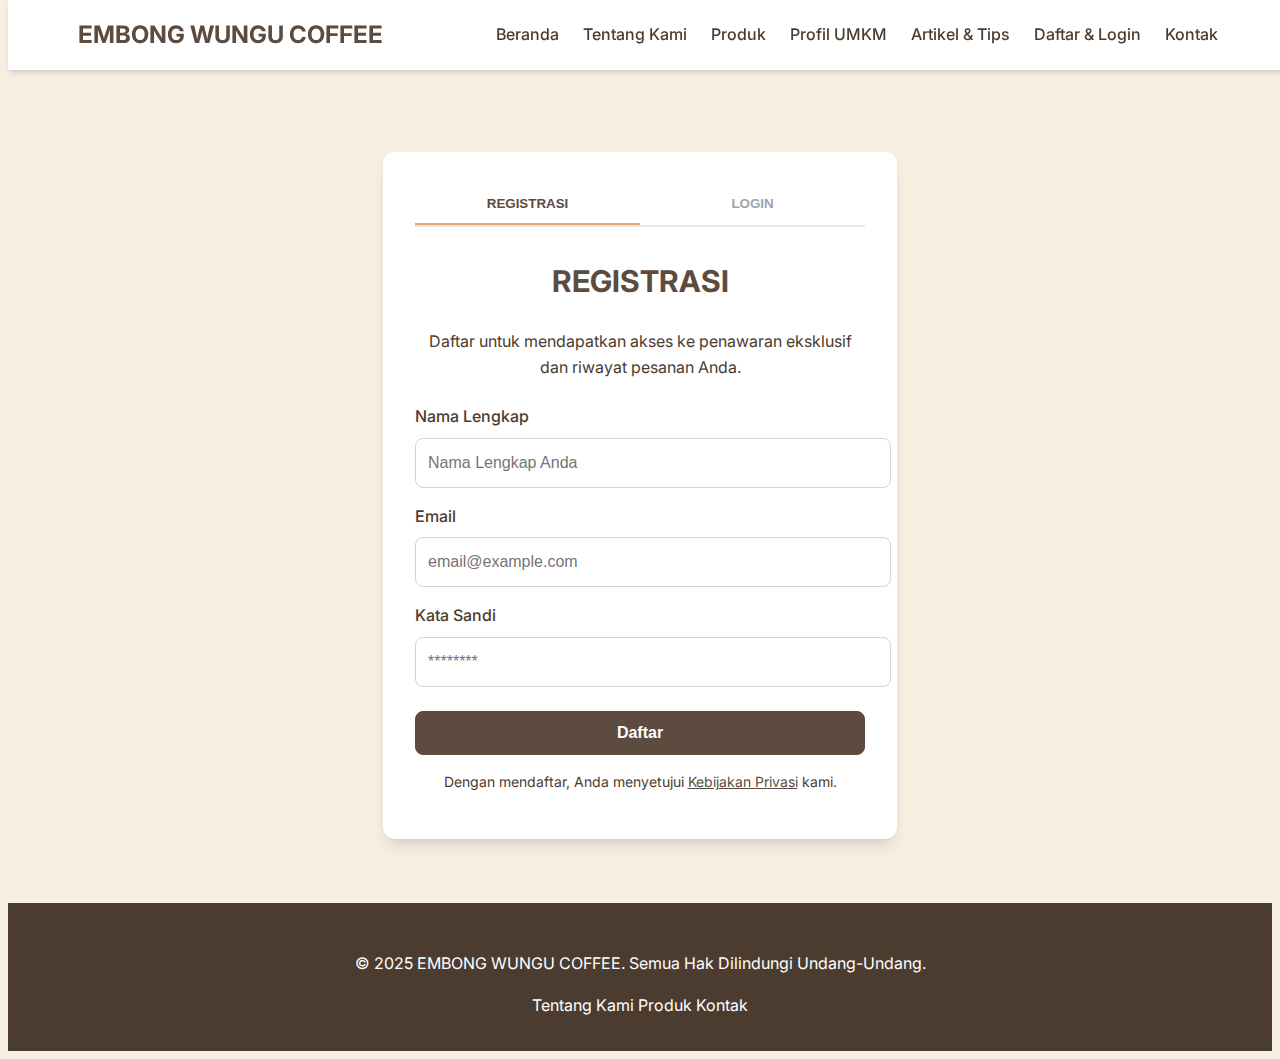
<file: daftar-login.html>
<!DOCTYPE html>
<html lang="id">
<head>
    <meta charset="UTF-8">
    <meta name="viewport" content="width=device-width, initial-scale=1.0">
    <title>Daftar & Login - EMBONG WUNGU COFFEE</title>
    <!-- Font Inter dari Google Fonts -->
    <link href="https://fonts.googleapis.com/css2?family=Inter:wght@300;400;500;600;700&display=swap" rel="stylesheet">
    <!-- Font Awesome untuk ikon -->
    <link rel="stylesheet" href="https://cdnjs.cloudflare.com/ajax/libs/font-awesome/6.0.0-beta3/css/all.min.css">
    <!-- Menautkan file CSS lokal -->
    <link rel="stylesheet" href="daftar-login.css">
    <style>
        /* CSS Tambahan untuk body, untuk memastikan semua elemen terisi dengan benar */
        body {
            padding-top: 5rem;
        }
    </style>
</head>
<body class="bg-orange-soft text-dark">

    <!-- Navbar -->
    <header class="navbar">
        <div class="container">
            <a class="navbar-brand" href="index.html">EMBONG WUNGU COFFEE</a>
            <button class="menu-button" id="menuButton">
                <i class="fas fa-bars"></i>
            </button>
            <nav class="nav-menu" id="navMenu">
                <a href="index.html">Beranda</a>
                <a href="tentang-kami.html">Tentang Kami</a>
                <a href="produk.html">Produk</a>
                <a href="profil-umkm.html">Profil UMKM</a>
                <a href="artikel-tips.html">Artikel & Tips</a>
                <a href="daftar-login.html">Daftar & Login</a>
                <a href="kontak.html">Kontak</a>
            </nav>
        </div>
    </header>

    <main>
        <!-- Bagian Daftar & Login -->
        <section id="daftar-login" class="section-padding">
            <div class="card shadow-lg rounded-xl p-8">
                <!-- Nav tabs -->
                <div class="tab-nav" id="authTabs">
                    <button class="tab-nav-button active" data-tab="registrasi">REGISTRASI</button>
                    <button class="tab-nav-button" data-tab="login">LOGIN</button>
                </div>

                <!-- Tab content -->
                <div class="tab-content">
                    <!-- Registrasi Pane -->
                    <div class="tab-pane active" id="registrasi">
                        <h3 class="display-5 font-bold text-brown mb-4 text-center">REGISTRASI</h3>
                        <p class="text-secondary mb-4 text-center">Daftar untuk mendapatkan akses ke penawaran eksklusif dan riwayat pesanan Anda.</p>
                        <form>
                            <div class="mb-3">
                                <label for="reg-name" class="form-label">Nama Lengkap</label>
                                <input type="text" id="reg-name" name="reg-name" class="form-control" placeholder="Nama Lengkap Anda">
                            </div>
                            <div class="mb-3">
                                <label for="reg-email" class="form-label">Email</label>
                                <input type="email" id="reg-email" name="reg-email" class="form-control" placeholder="email@example.com">
                            </div>
                            <div class="mb-4">
                                <label for="reg-password" class="form-label">Kata Sandi</label>
                                <input type="password" id="reg-password" name="reg-password" class="form-control" placeholder="********">
                            </div>
                            <div class="d-grid">
                                <button type="submit" class="btn btn-warning">Daftar</button>
                            </div>
                            <p class="text-center text-secondary small-text mt-3">Dengan mendaftar, Anda menyetujui <a href="#" class="text-brown text-decoration-none hover-underline">Kebijakan Privasi</a> kami.</p>
                        </form>
                    </div>

                    <!-- Login Pane -->
                    <div class="tab-pane" id="login">
                        <h3 class="display-5 font-bold text-brown mb-4 text-center">LOGIN</h3>
                        <p class="text-secondary mb-4 text-center">Masuk ke akun Anda untuk pengalaman yang lebih personal.</p>
                        <form>
                            <div class="mb-3">
                                <label for="login-email" class="form-label">Email</label>
                                <input type="email" id="login-email" name="login-email" class="form-control" placeholder="email@example.com">
                            </div>
                            <div class="mb-4">
                                <label for="login-password" class="form-label">Kata Sandi</label>
                                <input type="password" id="login-password" name="login-password" class="form-control" placeholder="********">
                            </div>
                            <div class="d-grid mb-3">
                                <button type="submit" class="btn btn-warning">LOGIN</button>
                            </div>
                            <a href="#" class="d-block text-center font-bold text-brown text-decoration-none small-text">Lupa Kata Sandi?</a>
                        </form>
                    </div>
                </div>
            </div>
        </section>
    </main>

    <!-- Footer -->
    <footer class="footer">
        <div class="container">
            <p>&copy; 2025 EMBONG WUNGU COFFEE. Semua Hak Dilindungi Undang-Undang.</p>
            <div class="d-flex justify-content-center gap-3 mt-3">
                <a href="tentang-kami.html">Tentang Kami</a>
                <a href="produk.html">Produk</a>
                <a href="kontak.html">Kontak</a>
            </div>
        </div>
    </footer>

    <!-- Menautkan file JavaScript lokal -->
    <script src="daftar-login.js"></script>
</body>
</html>
</file>
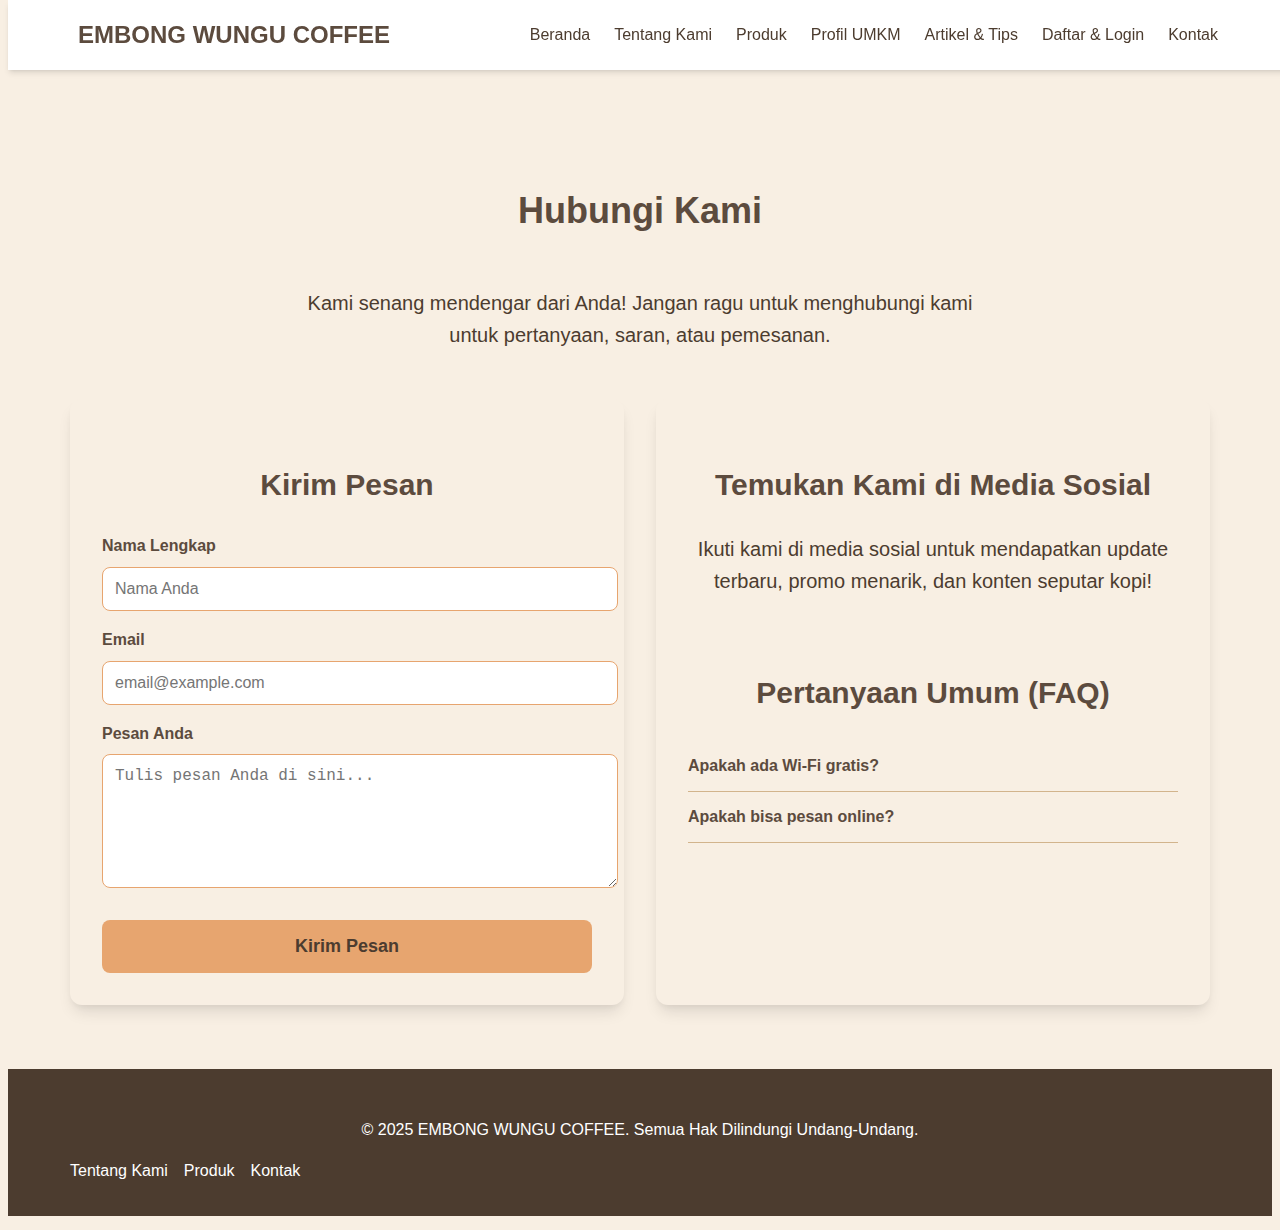
<file: kontak.html>
<!DOCTYPE html>
<html lang="id">
<head>
    <meta charset="UTF-8">
    <meta name="viewport" content="width=device-width, initial-scale=1.0">
    <title>Kontak - EMBONG WUNGU COFFEE</title>
    <link rel="stylesheet" href="kontak.css">
</head>
<body class="bg-orange-soft text-dark">

    <!-- Navbar -->
    <header class="navbar">
        <div class="container">
            <a class="navbar-brand" href="index.html">EMBONG WUNGU COFFEE</a>
            <button class="menu-button" id="menuButton">
                <i class="fas fa-bars"></i>
            </button>
            <nav class="nav-menu" id="navMenu">
                <a href="index.html">Beranda</a>
                <a href="tentang-kami.html">Tentang Kami</a>
                <a href="produk.html">Produk</a>
                <a href="profil-umkm.html">Profil UMKM</a>
                <a href="artikel-tips.html">Artikel & Tips</a>
                <a href="daftar-login.html">Daftar & Login</a>
                <a href="kontak.html">Kontak</a>
            </nav>
        </div>
    </header>

    <main>
        <!-- Bagian Kontak -->
        <section id="kontak" class="bg-white section-padding">
            <div class="container text-center">
                <h2 class="display-4 font-bold text-brown mb-5">Hubungi Kami</h2>
                <p class="lead text-secondary mb-5 mx-auto" style="max-width: 700px;">Kami senang mendengar dari Anda! Jangan ragu untuk menghubungi kami untuk pertanyaan, saran, atau pemesanan.</p>

                <!-- Sub-bagian Formulir & Media Sosial -->
                <div id="formulir-media-sosial" class="d-flex flex-col md:flex-row gap-8">
                    <!-- Formulir Kontak -->
                    <div class="card p-8 bg-orange-soft w-full col-md-6">
                        <h3 class="display-5 font-bold text-brown mb-4">Kirim Pesan</h3>
                        <form>
                            <div class="mb-3">
                                <label for="contact-name" class="form-label">Nama Lengkap</label>
                                <input type="text" id="contact-name" name="contact-name" class="form-control" placeholder="Nama Anda">
                            </div>
                            <div class="mb-3">
                                <label for="contact-email" class="form-label">Email</label>
                                <input type="email" id="contact-email" name="contact-email" class="form-control" placeholder="email@example.com">
                            </div>
                            <div class="mb-4">
                                <label for="contact-message" class="form-label">Pesan Anda</label>
                                <textarea id="contact-message" name="contact-message" rows="6" class="form-control" placeholder="Tulis pesan Anda di sini..."></textarea>
                            </div>
                            <div class="d-grid">
                                <button type="submit" class="btn btn-warning">Kirim Pesan</button>
                            </div>
                        </form>
                    </div>

                    <!-- Media Sosial & Kontak Cepat -->
                    <div class="card p-8 bg-orange-soft w-full col-md-6">
                        <h3 class="display-5 font-bold text-brown mb-4">Temukan Kami di Media Sosial</h3>
                        <p class="lead text-secondary mb-4">Ikuti kami di media sosial untuk mendapatkan update terbaru, promo menarik, dan konten seputar kopi!</p>
                        <div class="d-flex justify-content-center justify-content-md-start gap-4 mb-5">
                            <a href="https://www.instagram.com/yourcoffeeshop" target="_blank" class="text-secondary text-decoration-none hover-scale-105" style="font-size: 2.5rem;">
                                <i class="fab fa-instagram"></i>
                            </a>
                            <a href="https://www.facebook.com/yourcoffeeshop" target="_blank" class="text-secondary text-decoration-none hover-scale-105" style="font-size: 2.5rem;">
                                <i class="fab fa-facebook-f"></i>
                            </a>
                            <a href="https://www.tiktok.com/@yourcoffeeshop" target="_blank" class="text-secondary text-decoration-none hover-scale-105" style="font-size: 2.5rem;">
                                <i class="fab fa-tiktok"></i>
                            </a>
                            <a href="https://wa.me/6281234567890" target="_blank" class="text-secondary text-decoration-none hover-scale-105" style="font-size: 2.5rem;">
                                <i class="fab fa-whatsapp"></i>
                            </a>
                        </div>
                        <h3 class="display-5 font-bold text-brown mb-4">Pertanyaan Umum (FAQ)</h3>
                        <div class="faq-container">
                            <div class="faq-item">
                                <button class="faq-question font-semibold text-dark text-left w-full" data-faq="faq1">
                                    Apakah ada Wi-Fi gratis? <i class="fas fa-chevron-down float-right"></i>
                                </button>
                                <div class="faq-answer text-secondary" id="faq1">
                                    <p>Ya, kami menyediakan Wi-Fi gratis untuk semua pelanggan kami.</p>
                                </div>
                            </div>
                            <div class="faq-item">
                                <button class="faq-question font-semibold text-dark text-left w-full" data-faq="faq2">
                                    Apakah bisa pesan online? <i class="fas fa-chevron-down float-right"></i>
                                </button>
                                <div class="faq-answer text-secondary" id="faq2">
                                    <p>Tentu, Anda bisa memesan melalui WhatsApp atau aplikasi GoFood/GrabFood.</p>
                                </div>
                            </div>
                        </div>
                    </div>
                </div>
            </div>
        </section>
    </main>

    <!-- Footer -->
    <footer class="footer">
        <div class="container">
            <p>&copy; 2025 EMBONG WUNGU COFFEE. Semua Hak Dilindungi Undang-Undang.</p>
            <div class="d-flex justify-content-center gap-3 mt-3">
                <a href="tentang-kami.html">Tentang Kami</a>
                <a href="produk.html">Produk</a>
                <a href="kontak.html">Kontak</a>
            </div>
        </div>
    </footer>

    <script src="kontak.js"></script>
</body>
</html>
</file>
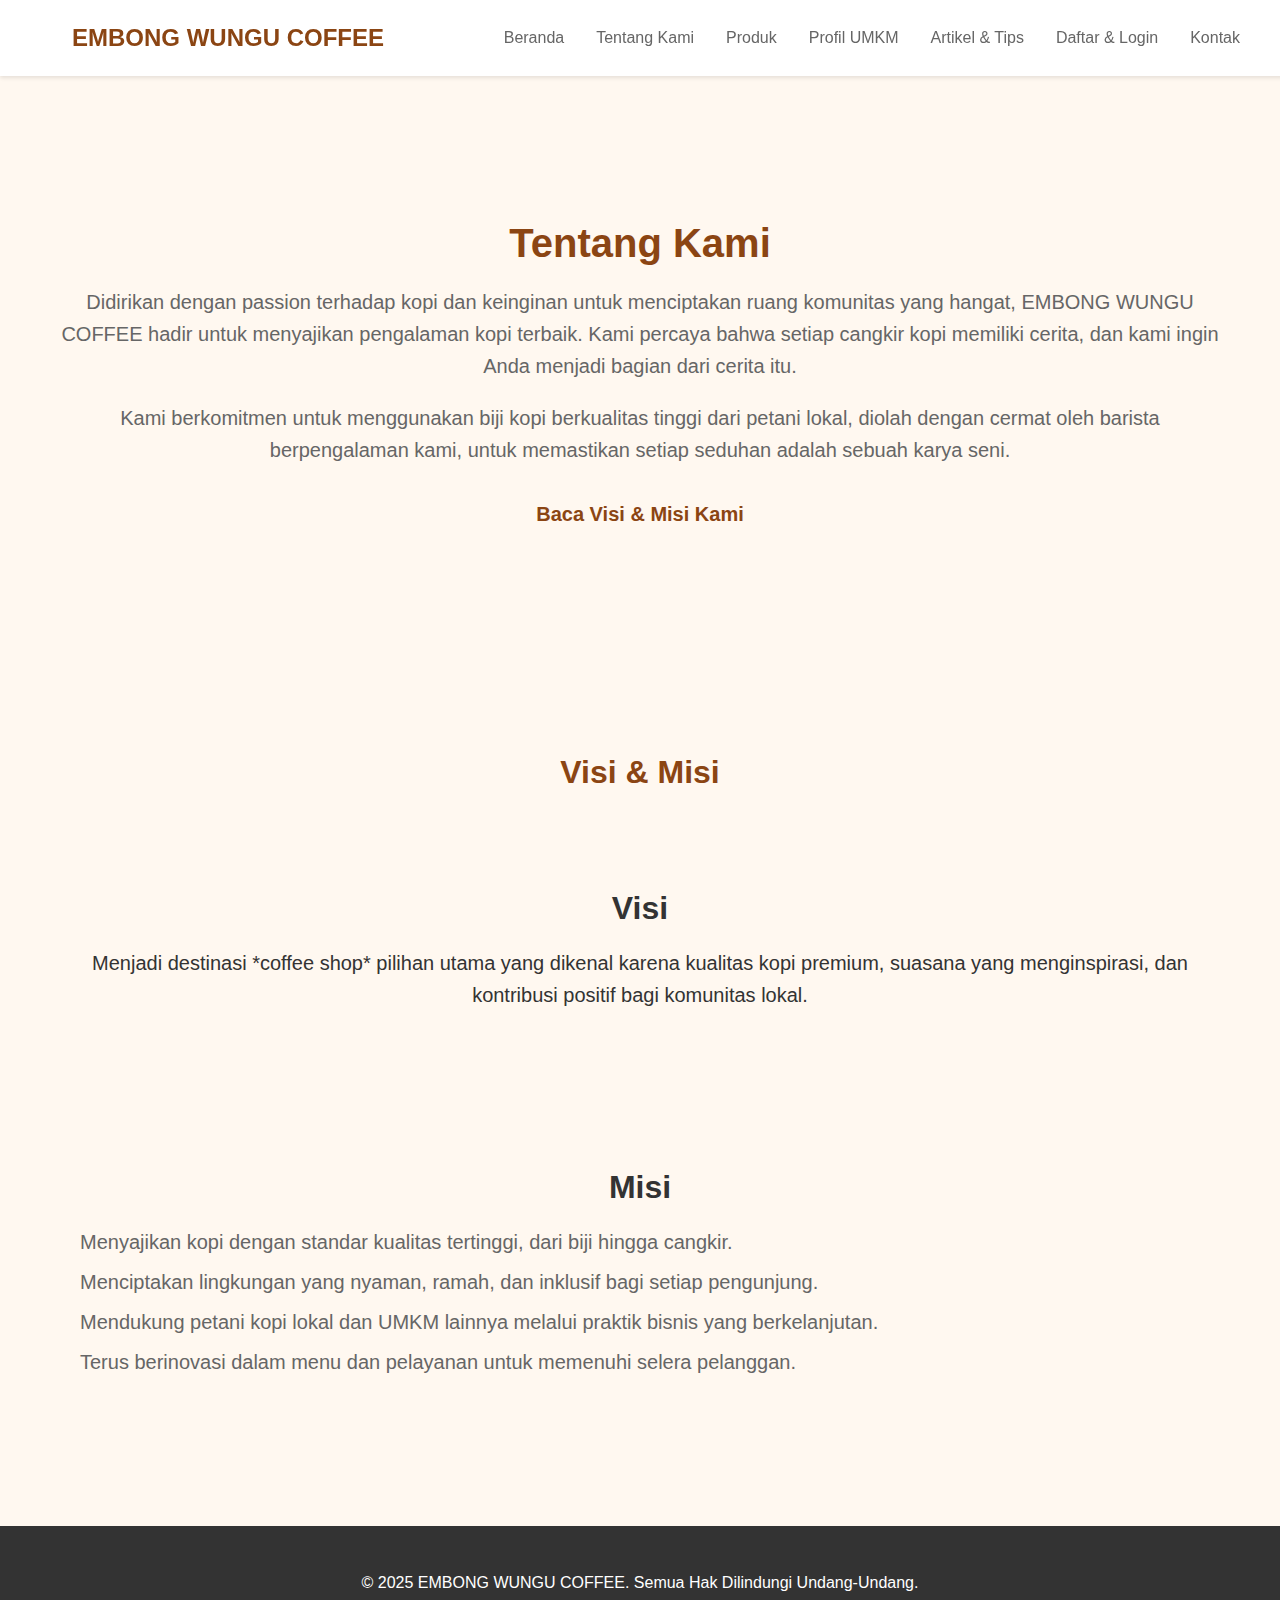
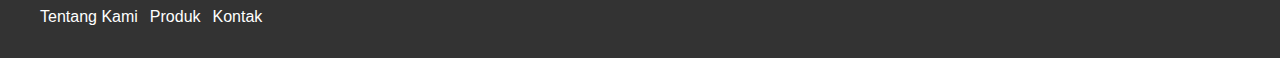
<file: tentang-kami.html>
<!DOCTYPE html>
<html lang="id">
<head>
    <meta charset="UTF-8">
    <meta name="viewport" content="width=device-width, initial-scale=1.0">
    <title>Tentang Kami - EMBONG WUNGU COFFEE</title>
    <link rel="stylesheet" href="beranda.css">
</head>
<body class="bg-orange-soft text-dark">

    <!-- Navbar -->
    <header class="navbar">
        <div class="container">
            <a class="navbar-brand" href="index.html">EMBONG WUNGU COFFEE</a>
            <button class="menu-button" id="menuButton">
                <i class="fas fa-bars"></i>
            </button>
            <nav class="nav-menu" id="navMenu">
                <a href="index.html">Beranda</a>
                <a href="tentang-kami.html">Tentang Kami</a>
                <a href="produk.html">Produk</a>
                <a href="profil-umkm.html">Profil UMKM</a>
                <a href="artikel-tips.html">Artikel & Tips</a>
                <a href="daftar-login.html">Daftar & Login</a>
                <a href="kontak.html">Kontak</a>
            </nav>
        </div>
    </header>

    <main>
        <!-- Bagian Tentang Kami -->
        <section id="tentang-kami" class="bg-white section-padding">
            <div class="container d-flex flex-col md:flex-row align-items-center gap-8">
                <div class="col-md-6">
                </div>
                <div class="col-md-6 text-center text-md-left">
                    <h2 class="display-4 font-bold text-brown mb-4">Tentang Kami</h2>
                    <p class="lead text-secondary mb-4">Didirikan dengan passion terhadap kopi dan keinginan untuk menciptakan ruang komunitas yang hangat, EMBONG WUNGU COFFEE hadir untuk menyajikan pengalaman kopi terbaik. Kami percaya bahwa setiap cangkir kopi memiliki cerita, dan kami ingin Anda menjadi bagian dari cerita itu.</p>
                    <p class="lead text-secondary">Kami berkomitmen untuk menggunakan biji kopi berkualitas tinggi dari petani lokal, diolah dengan cermat oleh barista berpengalaman kami, untuk memastikan setiap seduhan adalah sebuah karya seni.</p>
                    <a href="#visi-misi" class="btn btn-link font-semibold lead mt-3">Baca Visi & Misi Kami <i class="fas fa-arrow-right ml-2"></i></a>
                </div>
            </div>
        </section>

        <!-- Sub-bagian Visi & Misi -->
        <section id="visi-misi" class="bg-orange-soft section-padding">
            <div class="container text-center">
                <h3 class="display-5 font-bold text-brown mb-5">Visi & Misi</h3>
                <div class="d-flex flex-col md:flex-row gap-8">
                    <div class="card p-8">
                        <h4 class="card-title display-5">Visi</h4>
                        <p class="card-text lead">Menjadi destinasi *coffee shop* pilihan utama yang dikenal karena kualitas kopi premium, suasana yang menginspirasi, dan kontribusi positif bagi komunitas lokal.</p>
                    </div>
                    <div class="card p-8">
                        <h4 class="card-title display-5">Misi</h4>
                        <ul class="list-unstyled text-left text-secondary lead space-y-2">
                            <li><i class="fas fa-check-circle text-brown mr-2"></i> Menyajikan kopi dengan standar kualitas tertinggi, dari biji hingga cangkir.</li>
                            <li><i class="fas fa-check-circle text-brown mr-2"></i> Menciptakan lingkungan yang nyaman, ramah, dan inklusif bagi setiap pengunjung.</li>
                            <li><i class="fas fa-check-circle text-brown mr-2"></i> Mendukung petani kopi lokal dan UMKM lainnya melalui praktik bisnis yang berkelanjutan.</li>
                            <li><i class="fas fa-check-circle text-brown mr-2"></i> Terus berinovasi dalam menu dan pelayanan untuk memenuhi selera pelanggan.</li>
                        </ul>
                    </div>
                </div>
            </div>
        </section>
    </main>

    <!-- Footer -->
    <footer class="footer">
        <div class="container">
            <p>&copy; 2025 EMBONG WUNGU COFFEE. Semua Hak Dilindungi Undang-Undang.</p>
            <div class="d-flex justify-content-center gap-3 mt-3">
                <a href="tentang-kami.html">Tentang Kami</a>
                <a href="produk.html">Produk</a>
                <a href="kontak.html">Kontak</a>
            </div>
        </div>
    </footer>

    <script src="beranda.js"></script>
</body>
</html>
</file>
<file: daftar-login.css>
/*
    Daftar & Login CSS
    -------------------------------------------------------
    Gunakan untuk styling halaman pendaftaran dan login.
    CSS ini kompatibel dengan struktur HTML yang diberikan.
*/

/* --- Umum --- */
body {
    font-family: 'Inter', sans-serif;
    background-color: #F8EFE3; /* bg-orange-soft */
    color: #322514; /* text-dark */
    line-height: 1.6;
    display: flex;
    flex-direction: column;
    min-height: 100vh;
}

.container {
    max-width: 1140px;
    margin-left: auto;
    margin-right: auto;
    padding-left: 1rem;
    padding-right: 1rem;
}

.section-padding {
    padding-top: 4rem;
    padding-bottom: 4rem;
}

.text-center {
    text-align: center;
}

.text-left {
    text-align: left;
}

/* --- Navbar --- */
.navbar {
    background-color: #ffffff; /* bg-white */
    padding: 1rem 0;
    box-shadow: 0 4px 6px -1px rgba(0, 0, 0, 0.1), 0 2px 4px -2px rgba(0, 0, 0, 0.1);
    position: fixed;
    width: 100%;
    top: 0;
    z-index: 1000;
}

.navbar .container {
    display: flex;
    justify-content: space-between;
    align-items: center;
}

.navbar-brand {
    color: #5C4B3E; /* text-brown */
    font-weight: bold;
    font-size: 1.5rem;
    text-decoration: none;
}

.menu-button {
    color: #5C4B3E; /* text-brown */
    font-size: 1.5rem;
    cursor: pointer;
    border: none;
    background: none;
}

.nav-menu {
    display: none;
    align-items: center;
    gap: 1.5rem;
}

.nav-menu a {
    color: #4C3C2F; /* text-dark-brown */
    transition: color 0.2s;
    text-decoration: none;
    font-weight: 500;
}

.nav-menu a:hover {
    color: #E7A56F; /* text-orange-normal */
}

/* --- Responsif Navbar --- */
@media (max-width: 767px) {
    .nav-menu {
        display: flex;
        flex-direction: column;
        position: absolute;
        top: 100%;
        left: 0;
        right: 0;
        background-color: #ffffff;
        box-shadow: 0 4px 6px -1px rgba(0, 0, 0, 0.1);
        padding: 1rem;
        gap: 1rem;
        opacity: 0;
        visibility: hidden;
        transition: opacity 0.3s ease-in-out, visibility 0.3s ease-in-out;
    }

    .nav-menu.active {
        opacity: 1;
        visibility: visible;
    }
}

@media (min-width: 768px) {
    .menu-button {
        display: none;
    }
    .nav-menu {
        display: flex;
        opacity: 1;
        visibility: visible;
    }
}

/* --- Bagian Utama & Form --- */
main {
    flex-grow: 1;
    display: flex;
    justify-content: center;
    align-items: center;
}

.section-padding {
    padding-top: 4rem;
    padding-bottom: 4rem;
}

.card {
    background-color: #ffffff; /* bg-white */
    border-radius: 0.75rem;
    box-shadow: 0 10px 15px -3px rgba(0, 0, 0, 0.1), 0 4px 6px -2px rgba(0, 0, 0, 0.05);
    max-width: 450px;
    width: 100%;
}

.p-8 {
    padding: 2rem;
}

.display-5 {
    font-size: 1.875rem; /* ~30px */
    font-weight: 700;
}

.font-bold {
    font-weight: 700;
}

.text-brown {
    color: #5C4B3E;
}

.text-secondary {
    color: #4C3C2F;
}

.mb-4 {
    margin-bottom: 1.5rem;
}

.mb-3 {
    margin-bottom: 1rem;
}

.mt-3 {
    margin-top: 1rem;
}

.small-text {
    font-size: 0.875rem;
}

/* --- Tab Navigasi --- */
.tab-nav {
    display: flex;
    margin-bottom: 1rem;
    border-bottom: 2px solid #e5e7eb;
}

.tab-nav-button {
    flex: 1;
    padding: 0.75rem 0;
    font-weight: 600;
    color: #9ca3af;
    background: none;
    border: none;
    cursor: pointer;
    transition: color 0.2s, border-color 0.2s;
    border-bottom: 2px solid transparent;
}

.tab-nav-button.active {
    color: #5C4B3E;
    border-color: #E7A56F;
}

.tab-pane {
    display: none;
}

.tab-pane.active {
    display: block;
}

/* --- Form --- */
.form-label {
    display: block;
    font-weight: 500;
    color: #4C3C2F;
    margin-bottom: 0.5rem;
}

.form-control {
    display: block;
    width: 100%;
    padding: 0.75rem;
    font-size: 1rem;
    line-height: 1.5;
    color: #322514;
    background-color: #fff;
    background-clip: padding-box;
    border: 1px solid #d1d5db;
    border-radius: 0.5rem;
    transition: border-color 0.2s ease-in-out, box-shadow 0.2s ease-in-out;
}

.form-control:focus {
    color: #322514;
    background-color: #fff;
    border-color: #E7A56F;
    outline: 0;
    box-shadow: 0 0 0 0.2rem rgba(231, 165, 111, 0.25);
}

.d-grid {
    display: grid;
    gap: 1rem;
}

.btn {
    display: inline-block;
    font-weight: 600;
    text-align: center;
    vertical-align: middle;
    cursor: pointer;
    user-select: none;
    border: 1px solid transparent;
    padding: 0.75rem 1.5rem;
    font-size: 1rem;
    border-radius: 0.5rem;
    transition: color 0.15s ease-in-out, background-color 0.15s ease-in-out, border-color 0.15s ease-in-out, box-shadow 0.15s ease-in-out;
}

.btn-warning {
    color: #ffffff;
    background-color: #5C4B3E; /* bg-brown */
    border-color: #5C4B3E;
}

.btn-warning:hover {
    color: #ffffff;
    background-color: #4C3C2F; /* bg-dark-brown */
    border-color: #4C3C2F;
}

.hover-underline:hover {
    text-decoration: underline;
}

/* --- Footer --- */
.footer {
    background-color: #4C3C2F; /* bg-dark-brown */
    color: #ffffff;
    padding: 2rem;
    text-align: center;
    margin-top: auto;
}

.footer a {
    color: #ffffff;
    text-decoration: none;
    transition: color 0.2s;
}

.footer a:hover {
    color: #E7A56F;
    text-decoration: underline;
}

.gap-3 {
    gap: 1rem;
}
</file>
<file: kontak.css>
body {
    font-family: 'Inter', sans-serif;
    background-color: #F8EFE3; /* bg-orange-soft */
    color: #322514; /* text-dark */
    line-height: 1.6;
    display: flex;
    flex-direction: column;
    min-height: 100vh;
    padding-top: 5rem;
}

.container {
    max-width: 1140px;
    margin-left: auto;
    margin-right: auto;
    padding-left: 1rem;
    padding-right: 1rem;
}

.section-padding {
    padding-top: 4rem;
    padding-bottom: 4rem;
}

.text-center {
    text-align: center;
}

.text-left {
    text-align: left;
}

/* --- Navbar --- */
.navbar {
    background-color: #ffffff; /* bg-white */
    padding: 1rem 0;
    box-shadow: 0 4px 6px -1px rgba(0, 0, 0, 0.1), 0 2px 4px -2px rgba(0, 0, 0, 0.1);
    position: fixed;
    width: 100%;
    top: 0;
    z-index: 1000;
}

.navbar .container {
    display: flex;
    justify-content: space-between;
    align-items: center;
}

.navbar-brand {
    color: #5C4B3E; /* text-brown */
    font-weight: bold;
    font-size: 1.5rem;
    text-decoration: none;
}

.menu-button {
    color: #5C4B3E; /* text-brown */
    font-size: 1.5rem;
    cursor: pointer;
    border: none;
    background: none;
}

.nav-menu {
    display: none;
    align-items: center;
    gap: 1.5rem;
}

.nav-menu a {
    color: #4C3C2F; /* text-dark-brown */
    transition: color 0.2s;
    text-decoration: none;
    font-weight: 500;
}

.nav-menu a:hover {
    color: #E7A56F; /* text-orange-normal */
}

/* --- Responsif Navbar --- */
@media (max-width: 767px) {
    .nav-menu {
        display: flex;
        flex-direction: column;
        position: absolute;
        top: 100%;
        left: 0;
        right: 0;
        background-color: #ffffff;
        box-shadow: 0 4px 6px -1px rgba(0, 0, 0, 0.1);
        padding: 1rem;
        gap: 1rem;
        opacity: 0;
        visibility: hidden;
        transition: opacity 0.3s ease-in-out, visibility 0.3s ease-in-out;
    }

    .nav-menu.active {
        opacity: 1;
        visibility: visible;
    }
}

@media (min-width: 768px) {
    .menu-button {
        display: none;
    }
    .nav-menu {
        display: flex;
        opacity: 1;
        visibility: visible;
    }
}

/* --- Heading dan Teks --- */
.display-4 {
    font-size: 2.25rem; /* ~36px */
    font-weight: 700;
}

.display-5 {
    font-size: 1.875rem; /* ~30px */
    font-weight: 700;
}

.font-bold {
    font-weight: 700;
}

.font-semibold {
    font-weight: 600;
}

.text-brown {
    color: #5C4B3E;
}

.lead {
    font-size: 1.25rem; /* ~20px */
    color: #4C3C2F;
}

.text-secondary {
    color: #4C3C2F;
}

.mb-5 {
    margin-bottom: 3rem;
}

.mb-4 {
    margin-bottom: 1.5rem;
}

.mb-3 {
    margin-bottom: 1rem;
}

.mx-auto {
    margin-left: auto;
    margin-right: auto;
}

/* --- Tata Letak Kontak --- */
.d-flex {
    display: flex;
}

.flex-col {
    flex-direction: column;
}

.gap-8 {
    gap: 2rem;
}

.gap-6 {
    gap: 1.5rem;
}

.gap-4 {
    gap: 1rem;
}

.p-8 {
    padding: 2rem;
}

.w-full {
    width: 100%;
}

.card {
    background-color: #ffffff;
    border-radius: 0.75rem;
    box-shadow: 0 10px 15px -3px rgba(0, 0, 0, 0.1), 0 4px 6px -2px rgba(0, 0, 0, 0.05);
}

.bg-orange-soft {
    background-color: #F8EFE3;
}

/* Responsif untuk kontak */
@media (min-width: 768px) {
    .md\:flex-row {
        flex-direction: row;
    }
    .col-md-6 {
        width: 50%;
    }
    .justify-content-md-start {
        justify-content: flex-start;
    }
}

/* --- Formulir Kontak --- */
.form-label {
    display: block;
    text-align: left;
    font-weight: 600;
    margin-bottom: 0.5rem;
    color: #5C4B3E;
}

.form-control {
    width: 100%;
    padding: 0.75rem;
    border-radius: 0.5rem;
    border: 1px solid #E7A56F;
    background-color: #ffffff;
    font-size: 1rem;
    color: #322514;
    transition: border-color 0.2s, box-shadow 0.2s;
}

.form-control:focus {
    outline: none;
    border-color: #5C4B3E;
    box-shadow: 0 0 0 2px rgba(92, 75, 62, 0.2);
}

.d-grid {
    display: grid;
}

.btn-warning {
    background-color: #E7A56F;
    color: #4C3C2F;
    padding: 1rem 1.5rem;
    border: none;
    border-radius: 0.5rem;
    font-size: 1.125rem;
    font-weight: 700;
    cursor: pointer;
    transition: background-color 0.2s, transform 0.2s;
}

.btn-warning:hover {
    background-color: #E19453;
    transform: translateY(-2px);
}

/* --- Media Sosial --- */
.hover-scale-105 {
    transition: transform 0.3s ease;
}

.hover-scale-105:hover {
    transform: scale(1.05);
}

/* --- FAQ Section --- */
.faq-item {
    border-bottom: 1px solid #D2B48C;
    padding: 1rem 0;
}

.faq-question {
    background: none;
    border: none;
    text-align: left;
    width: 100%;
    padding: 0;
    font-size: 1rem;
    cursor: pointer;
    display: flex;
    justify-content: space-between;
    align-items: center;
    color: #5C4B3E;
}

.faq-question i {
    transition: transform 0.3s ease;
}

.faq-question.active i {
    transform: rotate(180deg);
}

.faq-answer {
    max-height: 0;
    overflow: hidden;
    transition: max-height 0.3s ease-out, padding 0.3s ease-out;
    padding: 0 1rem;
    color: #4C3C2F;
}

.faq-answer.active {
    max-height: 200px; /* Nilai perkiraan, sesuaikan jika perlu */
    padding: 1rem;
}

/* --- Footer --- */
.footer {
    background-color: #4C3C2F; /* bg-dark-brown */
    color: #ffffff;
    padding: 2rem;
    text-align: center;
    margin-top: auto;
}

.footer a {
    color: #ffffff;
    text-decoration: none;
    transition: color 0.2s;
}

.footer a:hover {
    color: #E7A56F;
    text-decoration: underline;
}

.gap-3 {
    gap: 1rem;
}

.mt-3 {
    margin-top: 1rem;
}
</file>
<file: beranda.css>
/* Global Styles */
:root {
    --brown-dark: #8B4513; /* SaddleBrown */
    --brown-light: #A0522D; /* Sienna */
    --orange-soft: #FFF8F0; /* Almost white with a hint of orange */
    --text-dark: #333;
    --text-secondary: #666;
    --white: #fff;
    --shadow-light: rgba(0, 0, 0, 0.1);
    --shadow-medium: rgba(0, 0, 0, 0.2);
    --border-color: #ddd;
}

body {
    font-family: 'Inter', sans-serif;
    margin: 0;
    padding-top: 60px; /* Space for fixed navbar */
    background-color: var(--orange-soft);
    color: var(--text-dark);
    scroll-behavior: smooth;
}

/* Utility Classes */
.container {
    max-width: 1200px;
    margin: 0 auto;
    padding: 0 1rem;
}

.section-padding {
    padding: 4rem 1rem;
}

.text-center { text-align: center; }
.text-left { text-align: left; }
.text-brown { color: var(--brown-dark); }
.text-white { color: var(--white); }
.text-secondary { color: var(--text-secondary); }
.font-bold { font-weight: 700; }
.font-semibold { font-weight: 600; }
.display-4 { font-size: 2.5rem; font-weight: 700; margin-bottom: 1.5rem; }
.display-5 { font-size: 2rem; font-weight: 700; margin-bottom: 1.25rem; }
.lead { font-size: 1.25rem; line-height: 1.6; }
.small-text { font-size: 0.875rem; }
.mb-1 { margin-bottom: 0.25rem; }
.mb-2 { margin-bottom: 0.5rem; }
.mb-3 { margin-bottom: 0.75rem; }
.mb-4 { margin-bottom: 1rem; }
.mb-5 { margin-bottom: 1.5rem; }
.mb-6 { margin-bottom: 2rem; }
.mt-3 { margin-top: 0.75rem; }
.mt-4 { margin-top: 1rem; }
.mt-5 { margin-top: 1.5rem; }
.mt-6 { margin-top: 2rem; }
.mx-auto { margin-left: auto; margin-right: auto; }
.py-2 { padding-top: 0.5rem; padding-bottom: 0.5rem; }
.py-3 { padding-top: 0.75rem; padding-bottom: 0.75rem; }
.px-4 { padding-left: 1rem; padding-right: 1rem; }
.px-8 { padding-left: 2rem; padding-right: 2rem; }
.p-2 { padding: 0.5rem; }
.p-4 { padding: 1rem; }
.p-5 { padding: 1.25rem; }
.p-8 { padding: 2rem; }
.rounded-md { border-radius: 0.375rem; }
.rounded-lg { border-radius: 0.5rem; }
.rounded-xl { border-radius: 0.75rem; }
.rounded-full { border-radius: 9999px; }
.shadow-sm { box-shadow: 0 1px 2px var(--shadow-light); }
.shadow-lg { box-shadow: 0 4px 6px -1px var(--shadow-medium), 0 2px 4px -1px var(--shadow-light); }
.border { border: 1px solid var(--border-color); }
.overflow-hidden { overflow: hidden; }
.transition-all { transition: all 0.3s ease-in-out; }
.transform { transform: scale(1); }
.hover-scale-105:hover { transform: scale(1.05); }
.hover-underline:hover { text-decoration: underline; }
.text-decoration-none { text-decoration: none; }
.list-unstyled { list-style: none; padding: 0; }
.list-inside { list-style-position: inside; }
.space-y-2 > *:not(:last-child) { margin-bottom: 0.5rem; }
.space-y-4 > *:not(:last-child) { margin-bottom: 1rem; }
.space-x-4 > *:not(:last-child) { margin-right: 1rem; }
.space-x-6 > *:not(:last-child) { margin-right: 1.5rem; }
.gap-3 { gap: 0.75rem; }
.gap-4 { gap: 1rem; }
.gap-5 { gap: 1.25rem; }
.gap-8 { gap: 2rem; }
.d-flex { display: flex; }
.flex-col { flex-direction: column; }
.flex-row { flex-direction: row; }
.flex-wrap { flex-wrap: wrap; }
.justify-center { justify-content: center; }
.justify-between { justify-content: space-between; }
.align-items-center { align-items: center; }
.w-full { width: 100%; }
.h-full { height: 100%; }
.h-auto { height: auto; }
.h-48 { height: 12rem; } /* 192px */
.h-56 { height: 14rem; } /* 224px */
.h-64 { height: 16rem; } /* 256px */
.object-cover { object-fit: cover; }
.min-h-screen { min-height: 100vh; }
.relative { position: relative; }
.absolute { position: absolute; }
.top-0 { top: 0; }
.left-0 { left: 0; }
.right-0 { right: 0; }
.bottom-0 { bottom: 0; }
.z-0 { z-index: 0; }
.z-1 { z-index: 1; }
.z-50 { z-index: 50; } /* For fixed navbar */

/* Specific Component Styles */
.navbar {
    background-color: var(--white);
    box-shadow: 0 2px 4px var(--shadow-light);
    position: fixed;
    width: 100%;
    top: 0;
    left: 0;
    z-index: 50;
    display: flex;
    align-items: center;
    padding: 1rem 1rem;
}
.navbar .container {
    display: flex;
    justify-content: space-between;
    align-items: center;
    width: 100%;
}
.navbar-brand {
    font-size: 1.5rem;
    font-weight: 700;
    color: var(--brown-dark);
    text-decoration: none;
    padding: 0.5rem 1rem;
    border-radius: 0.375rem;
}
.navbar-brand:hover {
    background-color: var(--orange-soft);
}
.nav-menu {
    display: none; /* Hidden by default on mobile */
    flex-direction: column;
    width: 100%;
    margin-top: 1rem;
}
.nav-menu.active {
    display: flex; /* Show when active */
}
.nav-menu a {
    display: block;
    padding: 0.5rem 1rem;
    color: var(--text-secondary);
    text-decoration: none;
    border-radius: 0.375rem;
    transition: background-color 0.2s ease-in-out;
}
.nav-menu a:hover {
    background-color: var(--orange-soft);
}
.menu-button {
    display: block; /* Show on mobile */
    background: none;
    border: none;
    font-size: 1.5rem;
    color: var(--text-secondary);
    cursor: pointer;
}

/* Hero Section */
.hero-background {
    background-image: url('gambar/kopi.webp');
    background-size: cover;
    background-position: center;
    background-attachment: fixed;
    min-height: 100vh;
    display: flex;
    align-items: center;
    justify-content: center;
    text-align: center;
    color: var(--white);
    position: relative;
    overflow: hidden; /* Ensure overlay doesn't spill */
}
.hero-background::before {
    content: '';
    position: absolute;
    top: 0;
    left: 0;
    right: 0;
    bottom: 0;
    background-color: rgba(0, 0, 0, 0.5);
    z-index: 0;
}
.hero-overlay {
    position: relative;
    z-index: 1;
    background-color: rgba(0, 0, 0, 0.5);
    padding: 2rem;
    border-radius: 0.75rem;
    box-shadow: 0 0.5rem 1rem var(--shadow-medium);
    max-width: 600px;
    margin: auto;
}

/* Buttons */
.btn {
    display: inline-block;
    padding: 0.75rem 2rem;
    border-radius: 9999px;
    font-weight: 700;
    text-decoration: none;
    transition: all 0.3s ease-in-out;
    border: none;
    cursor: pointer;
}
.btn-warning {
    background-color: var(--brown-dark);
    color: var(--white);
    box-shadow: 0 4px 6px var(--shadow-light);
}
.btn-warning:hover {
    background-color: var(--brown-light);
    transform: scale(1.05);
}
.btn-light {
    background-color: var(--white);
    color: var(--brown-dark);
    box-shadow: 0 4px 6px var(--shadow-light);
}
.btn-light:hover {
    background-color: #f0f0f0;
    transform: scale(1.05);
}
.btn-link {
    background: none;
    color: var(--brown-dark);
    padding: 0;
    text-decoration: none;
}
.btn-link:hover {
    color: var(--brown-light);
    text-decoration: underline;
}

/* Footer */
.footer {
    background-color: #333;
    color: var(--white);
    padding: 2rem 1rem;
    text-align: center;
}
.footer a {
    color: var(--white);
    text-decoration: none;
    transition: color 0.2s ease-in-out;
}
.footer a:hover {
    color: var(--brown-dark);
}

/* Media Queries for Responsiveness */
@media (min-width: 768px) {
    .section-padding {
        padding: 6rem 2rem;
    }
    .navbar .container {
        flex-wrap: nowrap;
    }
    .menu-button {
        display: none; /* Hide hamburger on desktop */
    }
    .nav-menu {
        display: flex; /* Always show nav links on desktop */
        flex-direction: row;
        width: auto;
        margin-top: 0;
    }
    .nav-menu a {
        padding: 0.5rem 1rem;
    }
}
</file>
